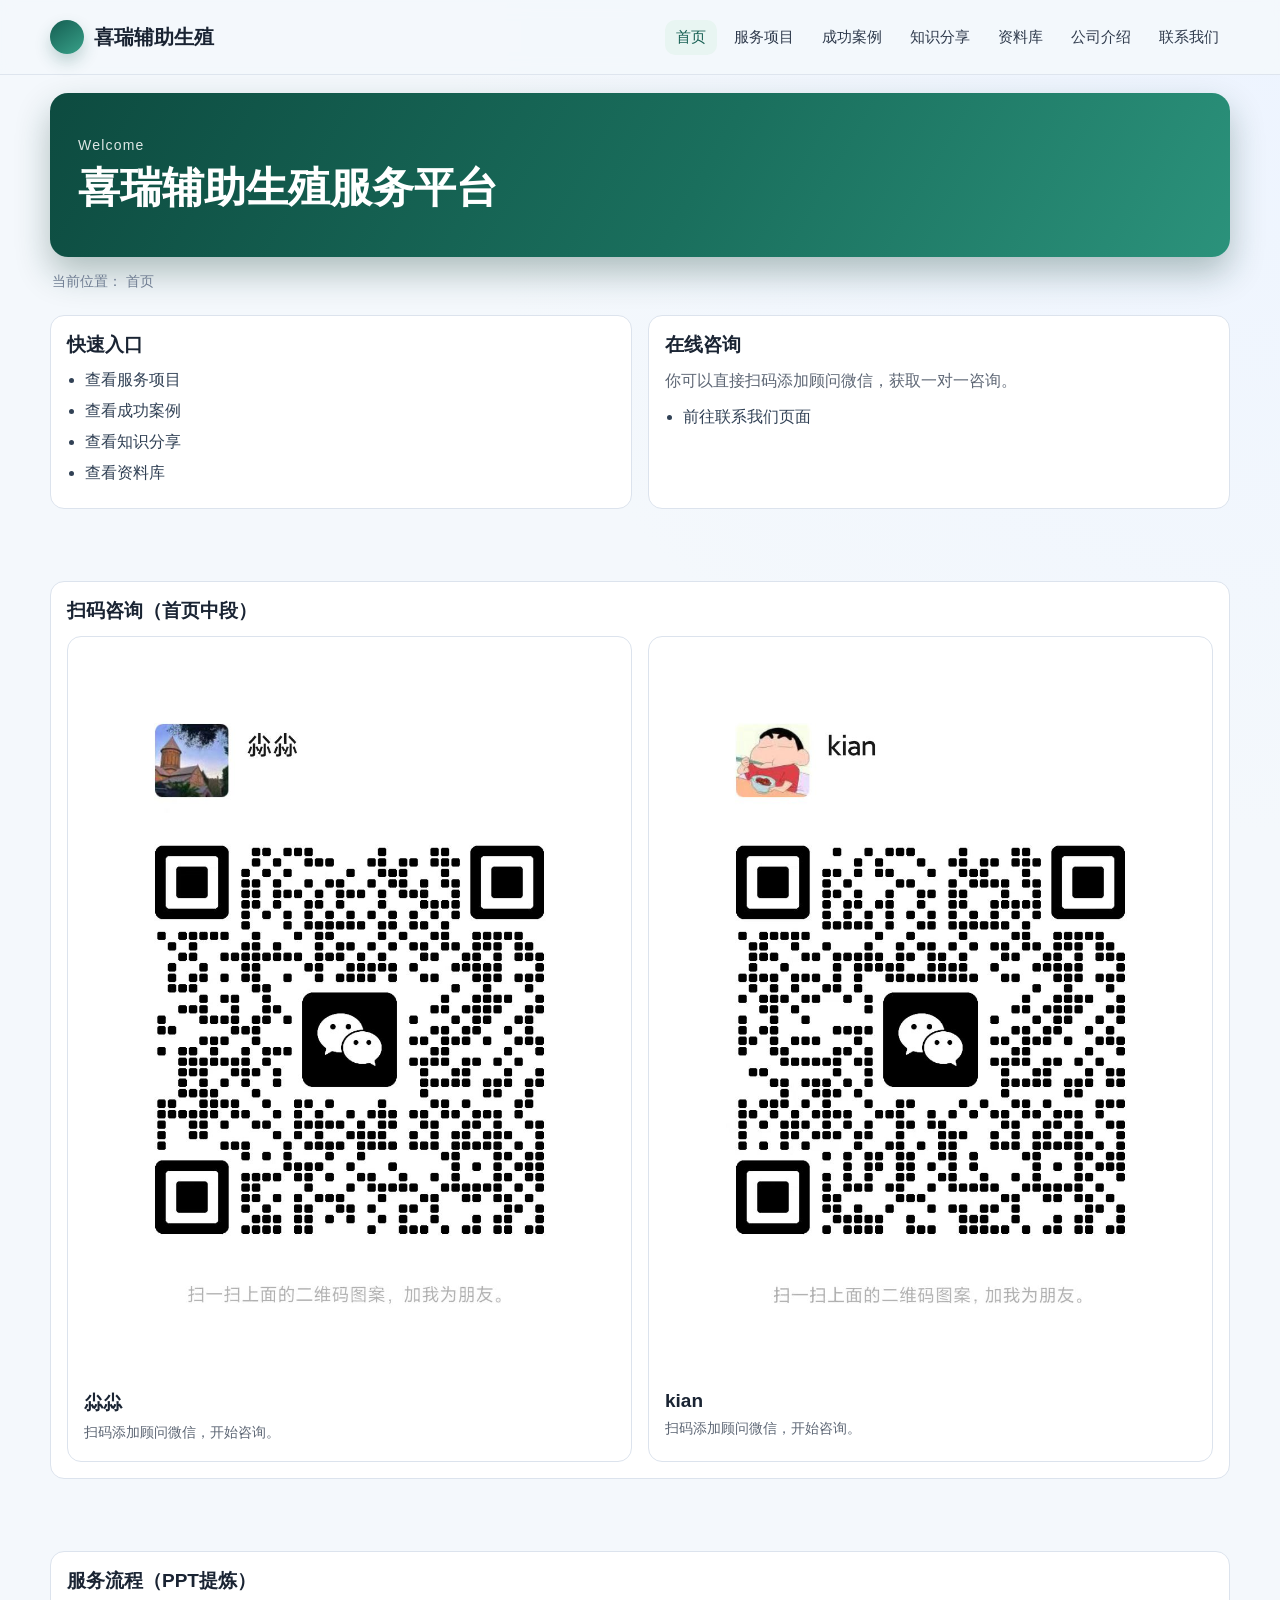
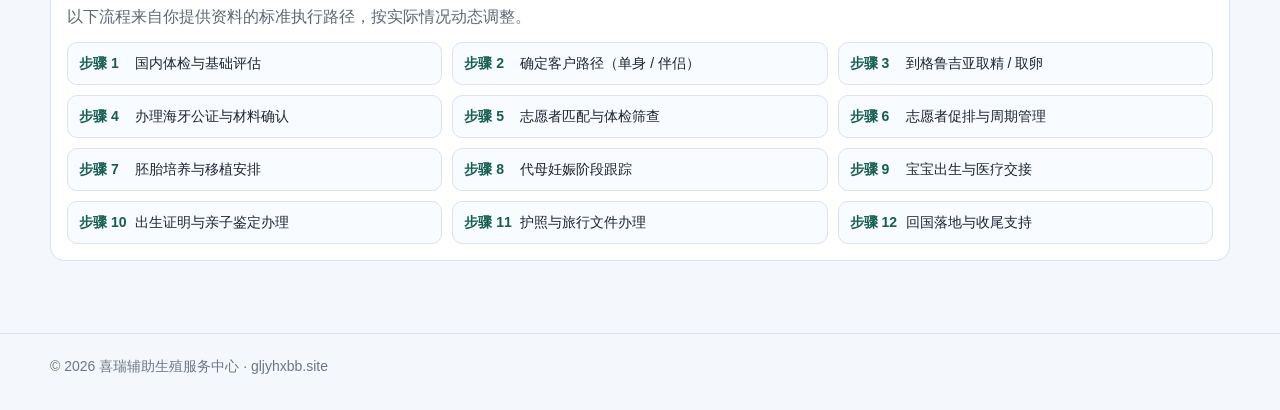
<file: index.html>
﻿<!doctype html>
<html lang="zh-CN">
  <head>
    <meta charset="UTF-8" />
    <meta name="viewport" content="width=device-width, initial-scale=1.0" />
    <meta name="description" content="喜瑞辅助生殖官方网站首页。" />
    <meta name="keywords" content="辅助生殖,格鲁吉亚辅助生殖,跨境辅助生殖,成功案例,知识分享" />
    <meta name="robots" content="index,follow,max-snippet:-1,max-image-preview:large,max-video-preview:-1" />
    <title>首页 | 喜瑞辅助生殖</title>
    <link rel="canonical" href="http://gljyhxbb.site/" />
    <meta property="og:type" content="website" />
    <meta property="og:title" content="喜瑞辅助生殖服务平台" />
    <meta property="og:description" content="提供服务项目、成功案例、知识分享与资料库内容。" />
    <meta property="og:url" content="http://gljyhxbb.site/" />
    <meta property="og:site_name" content="喜瑞辅助生殖" />
    <meta name="twitter:card" content="summary_large_image" />
    <link rel="stylesheet" href="assets/css/style.css" />
    <script type="application/ld+json">
      {
        "@context": "https://schema.org",
        "@graph": [
          {
            "@type": "MedicalBusiness",
            "@id": "http://gljyhxbb.site/#organization",
            "name": "喜瑞辅助生殖服务中心",
            "url": "http://gljyhxbb.site/",
            "description": "跨境辅助生殖服务，包含服务项目、成功案例、知识分享与资料库。",
            "telephone": "+86-18125834755"
          },
          {
            "@type": "WebSite",
            "@id": "http://gljyhxbb.site/#website",
            "url": "http://gljyhxbb.site/",
            "name": "喜瑞辅助生殖服务平台",
            "description": "格鲁吉亚辅助生殖服务信息站点，含案例、知识分享与资料库。",
            "publisher": {
              "@id": "http://gljyhxbb.site/#organization"
            },
            "potentialAction": {
              "@type": "SearchAction",
              "target": {
                "@type": "EntryPoint",
                "urlTemplate": "http://gljyhxbb.site/?q={search_term_string}"
              },
              "query-input": "required name=search_term_string"
            },
            "inLanguage": "zh-CN"
          }
        ]
      }
    </script>
  </head>
  <body>
    <header class="header">
      <div class="wrap header-inner">
        <a class="logo" href="index.html"><span class="logo-dot"></span>喜瑞辅助生殖</a>
        <nav class="nav">
          <a class="active" href="index.html">首页</a>
          <a href="project.html">服务项目</a>
          <a href="case.html">成功案例</a>
          <a href="knowledge.html">知识分享</a>
          <a href="resources.html">资料库</a>
          <a href="about.html">公司介绍</a>
          <a href="contact.html">联系我们</a>
        </nav>
      </div>
    </header>

    <main class="wrap">
      <section class="banner">
        <div class="inner">
          <div class="en">Welcome</div>
          <h1>喜瑞辅助生殖服务平台</h1>
        </div>
      </section>

      <div class="breadcrumb">当前位置： 首页</div>

      <section class="section grid2">
        <article class="block">
          <h3>快速入口</h3>
          <ul class="list">
            <li><a href="project.html">查看服务项目</a></li>
            <li><a href="case.html">查看成功案例</a></li>
            <li><a href="knowledge.html">查看知识分享</a></li>
            <li><a href="resources.html">查看资料库</a></li>
          </ul>
        </article>

        <article class="block">
          <h3>在线咨询</h3>
          <p>你可以直接扫码添加顾问微信，获取一对一咨询。</p>
          <ul class="list">
            <li><a href="contact.html">前往联系我们页面</a></li>
          </ul>
        </article>
      </section>

      <section class="section">
        <article class="block">
          <h3>扫码咨询（首页中段）</h3>
          <div class="qr-list" style="margin-top: 12px;">
            <article class="qr">
              <img src="assets/img/contact-xiaoxiao.jpg" alt="尛尛 微信二维码" />
              <h3>尛尛</h3>
              <p>扫码添加顾问微信，开始咨询。</p>
            </article>
            <article class="qr">
              <img src="assets/img/contact-kian.jpg" alt="kian 微信二维码" />
              <h3>kian</h3>
              <p>扫码添加顾问微信，开始咨询。</p>
            </article>
          </div>
        </article>
      </section>

      <section class="section">
        <article class="block">
          <h3>服务流程（PPT提炼）</h3>
          <p>以下流程来自你提供资料的标准执行路径，按实际情况动态调整。</p>
          <div class="flow">
            <div class="step"><b>步骤 1</b>国内体检与基础评估</div>
            <div class="step"><b>步骤 2</b>确定客户路径（单身 / 伴侣）</div>
            <div class="step"><b>步骤 3</b>到格鲁吉亚取精 / 取卵</div>
            <div class="step"><b>步骤 4</b>办理海牙公证与材料确认</div>
            <div class="step"><b>步骤 5</b>志愿者匹配与体检筛查</div>
            <div class="step"><b>步骤 6</b>志愿者促排与周期管理</div>
            <div class="step"><b>步骤 7</b>胚胎培养与移植安排</div>
            <div class="step"><b>步骤 8</b>代母妊娠阶段跟踪</div>
            <div class="step"><b>步骤 9</b>宝宝出生与医疗交接</div>
            <div class="step"><b>步骤 10</b>出生证明与亲子鉴定办理</div>
            <div class="step"><b>步骤 11</b>护照与旅行文件办理</div>
            <div class="step"><b>步骤 12</b>回国落地与收尾支持</div>
          </div>
        </article>
      </section>
    </main>

    <footer>
      <div class="wrap">© 2026 喜瑞辅助生殖服务中心 · gljyhxbb.site</div>
    </footer>
  </body>
</html>
</file>
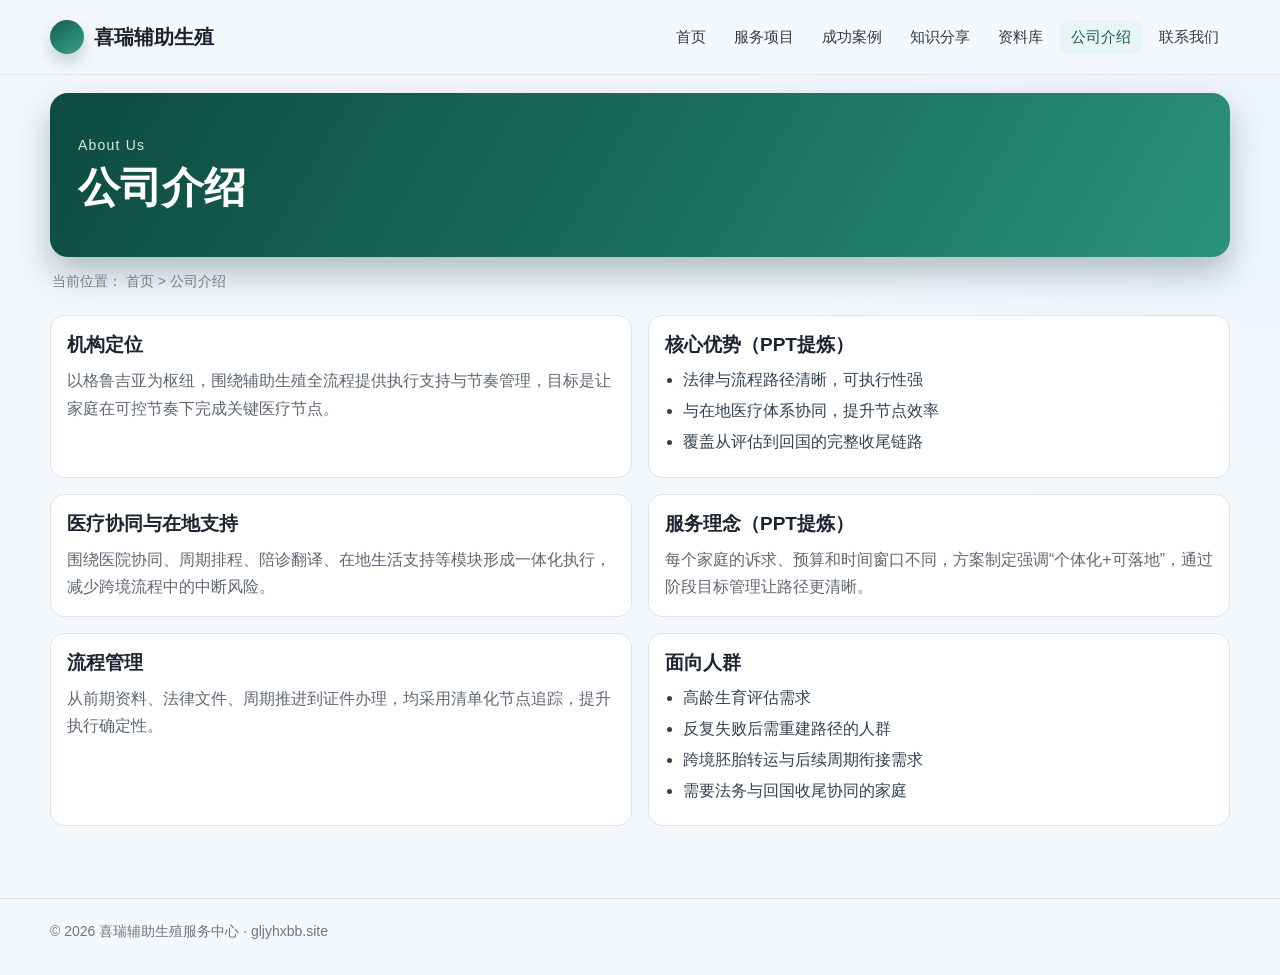
<file: about.html>
<!doctype html>
<html lang="zh-CN">
  <head>
    <meta charset="UTF-8" />
    <meta name="viewport" content="width=device-width, initial-scale=1.0" />
    <meta name="description" content="喜瑞辅助生殖公司介绍。" />
    <title>公司介绍 | 喜瑞辅助生殖</title>
    <link rel="stylesheet" href="assets/css/style.css" />
  </head>
  <body>
    <header class="header">
      <div class="wrap header-inner">
        <a class="logo" href="index.html"><span class="logo-dot"></span>喜瑞辅助生殖</a>
        <nav class="nav">
          <a href="index.html">首页</a>
          <a href="project.html">服务项目</a>
          <a href="case.html">成功案例</a>
          <a href="knowledge.html">知识分享</a>
          <a href="resources.html">资料库</a>
          <a class="active" href="about.html">公司介绍</a>
          <a href="contact.html">联系我们</a>
        </nav>
      </div>
    </header>

    <main class="wrap">
      <section class="banner">
        <div class="inner">
          <div class="en">About Us</div>
          <h1>公司介绍</h1>
        </div>
      </section>

      <div class="breadcrumb">当前位置： 首页 &gt; 公司介绍</div>

      <section class="section grid2">
        <article class="block">
          <h3>机构定位</h3>
          <p>以格鲁吉亚为枢纽，围绕辅助生殖全流程提供执行支持与节奏管理，目标是让家庭在可控节奏下完成关键医疗节点。</p>
        </article>
        <article class="block">
          <h3>核心优势（PPT提炼）</h3>
          <ul class="list">
            <li>法律与流程路径清晰，可执行性强</li>
            <li>与在地医疗体系协同，提升节点效率</li>
            <li>覆盖从评估到回国的完整收尾链路</li>
          </ul>
        </article>
        <article class="block">
          <h3>医疗协同与在地支持</h3>
          <p>围绕医院协同、周期排程、陪诊翻译、在地生活支持等模块形成一体化执行，减少跨境流程中的中断风险。</p>
        </article>
        <article class="block">
          <h3>服务理念（PPT提炼）</h3>
          <p>每个家庭的诉求、预算和时间窗口不同，方案制定强调“个体化+可落地”，通过阶段目标管理让路径更清晰。</p>
        </article>
        <article class="block">
          <h3>流程管理</h3>
          <p>从前期资料、法律文件、周期推进到证件办理，均采用清单化节点追踪，提升执行确定性。</p>
        </article>
        <article class="block">
          <h3>面向人群</h3>
          <ul class="list">
            <li>高龄生育评估需求</li>
            <li>反复失败后需重建路径的人群</li>
            <li>跨境胚胎转运与后续周期衔接需求</li>
            <li>需要法务与回国收尾协同的家庭</li>
          </ul>
        </article>
      </section>
    </main>

    <footer>
      <div class="wrap">© 2026 喜瑞辅助生殖服务中心 · gljyhxbb.site</div>
    </footer>
  </body>
</html>
</file>
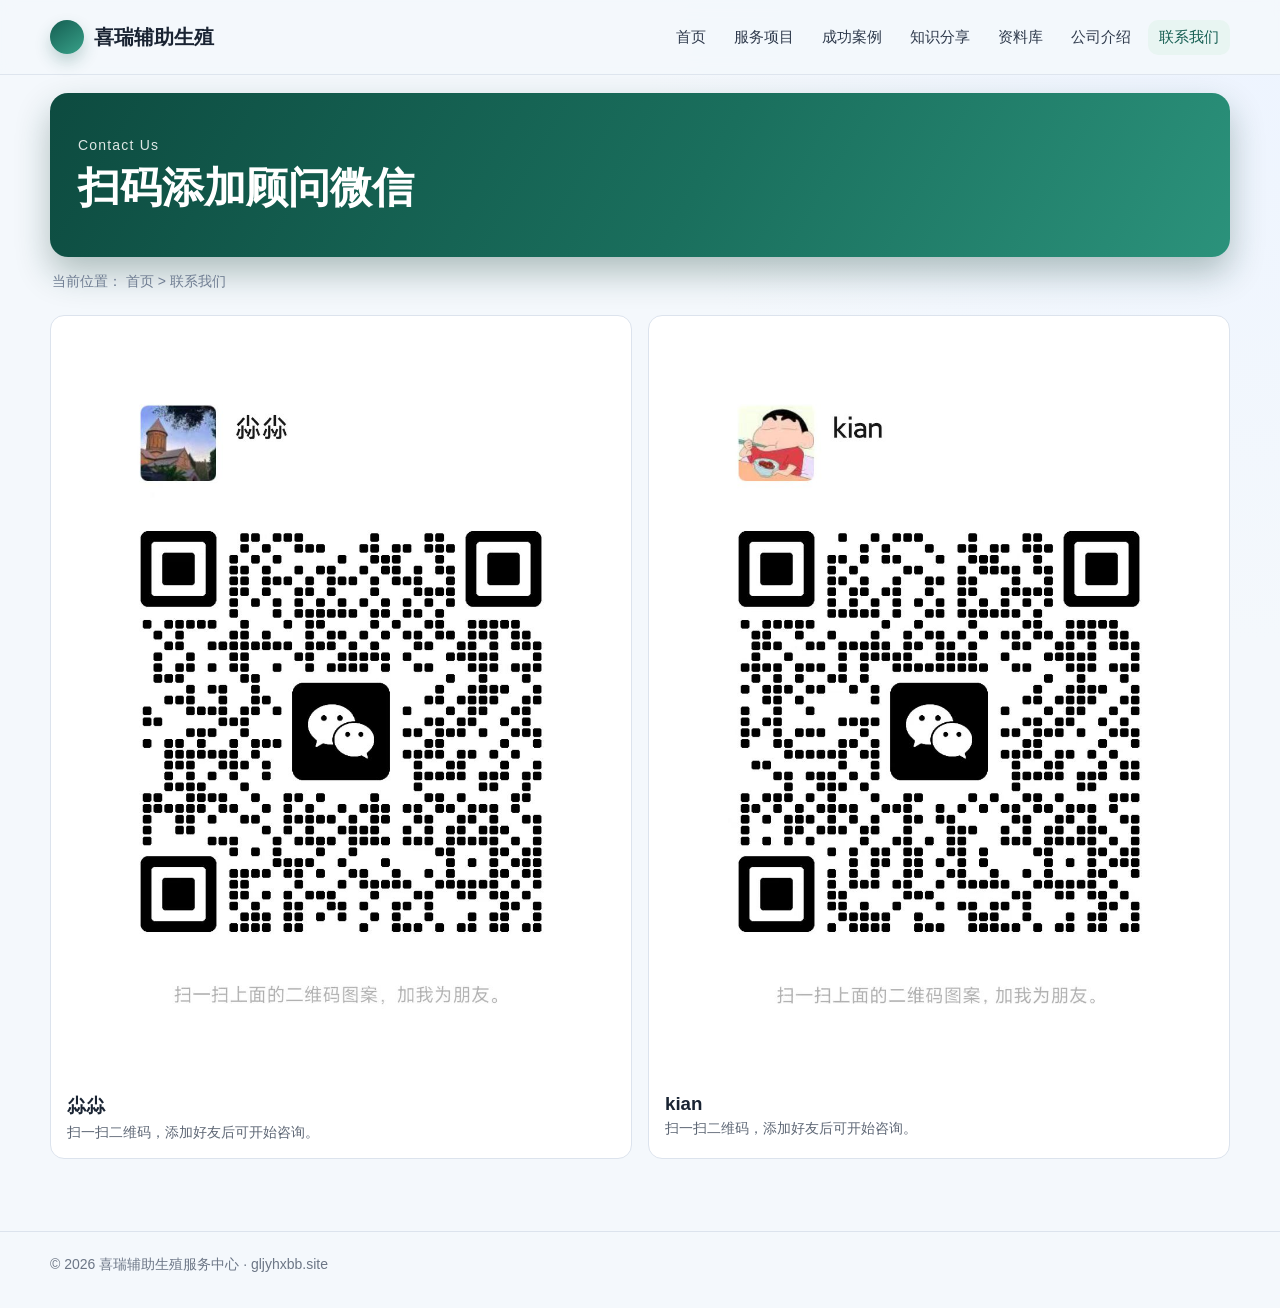
<file: contact.html>
<!doctype html>
<html lang="zh-CN">
  <head>
    <meta charset="UTF-8" />
    <meta name="viewport" content="width=device-width, initial-scale=1.0" />
    <meta name="description" content="喜瑞辅助生殖联系方式。" />
    <title>联系我们 | 喜瑞辅助生殖</title>
    <link rel="stylesheet" href="assets/css/style.css" />
  </head>
  <body>
    <header class="header">
      <div class="wrap header-inner">
        <a class="logo" href="index.html"><span class="logo-dot"></span>喜瑞辅助生殖</a>
        <nav class="nav">
          <a href="index.html">首页</a>
          <a href="project.html">服务项目</a>
          <a href="case.html">成功案例</a>
          <a href="knowledge.html">知识分享</a>
          <a href="resources.html">资料库</a>
          <a href="about.html">公司介绍</a>
          <a class="active" href="contact.html">联系我们</a>
        </nav>
      </div>
    </header>

    <main class="wrap">
      <section class="banner">
        <div class="inner">
          <div class="en">Contact Us</div>
          <h1>扫码添加顾问微信</h1>
        </div>
      </section>

      <div class="breadcrumb">当前位置： 首页 &gt; 联系我们</div>

      <section class="section">
        <div class="qr-list">
          <article class="qr">
            <img src="assets/img/contact-xiaoxiao.jpg" alt="尛尛 微信二维码" />
            <h3>尛尛</h3>
            <p>扫一扫二维码，添加好友后可开始咨询。</p>
          </article>
          <article class="qr">
            <img src="assets/img/contact-kian.jpg" alt="kian 微信二维码" />
            <h3>kian</h3>
            <p>扫一扫二维码，添加好友后可开始咨询。</p>
          </article>
        </div>
      </section>
    </main>

    <footer>
      <div class="wrap">© 2026 喜瑞辅助生殖服务中心 · gljyhxbb.site</div>
    </footer>
  </body>
</html>
</file>
<file: assets/css/style.css>
:root {
  --brand:#155e52;
  --brand2:#2a8d76;
  --text:#1a2433;
  --muted:#5e6775;
  --line:#dce3ed;
  --bg:#f4f8fc;
  --card:#ffffff;
}
*{box-sizing:border-box}
body{margin:0;font-family:"Noto Sans SC","PingFang SC","Microsoft YaHei",sans-serif;color:var(--text);background:radial-gradient(circle at top right,#edf4ff,#f4f8fc 35%),var(--bg)}
a{text-decoration:none;color:inherit}
.wrap{width:min(1180px,calc(100% - 30px));margin:0 auto}
.header{position:sticky;top:0;z-index:30;background:rgba(244,248,252,.92);backdrop-filter:blur(8px);border-bottom:1px solid rgba(220,227,237,.92)}
.header-inner{min-height:74px;display:flex;align-items:center;justify-content:space-between;gap:12px}
.logo{display:inline-flex;align-items:center;gap:10px;font-size:20px;font-weight:800}
.logo-dot{width:34px;height:34px;border-radius:50%;background:linear-gradient(145deg,var(--brand),#38a189);box-shadow:0 8px 16px rgba(21,94,82,.24)}
.nav{display:flex;gap:6px;flex-wrap:wrap}
.nav a{padding:8px 11px;border-radius:10px;font-size:15px;color:#2f3b4d;transition:.2s}
.nav a.active,.nav a:hover{background:#e8f5f2;color:var(--brand)}
.banner{margin-top:18px;border-radius:18px;overflow:hidden;background:linear-gradient(120deg,#0d4b40,#1a6f5d 55%,#2b927b);color:#fff;box-shadow:0 16px 34px rgba(15,58,50,.30)}
.banner .inner{padding:44px 28px}
.banner .en{font-size:14px;opacity:.86;letter-spacing:1.2px}
.banner h1{margin:10px 0 0;font-size:clamp(26px,4vw,42px);line-height:1.2}
.breadcrumb{margin:16px 2px 0;color:#6f7d92;font-size:14px}
.section{padding:24px 0 48px}
.grid{display:grid;grid-template-columns:repeat(4,minmax(0,1fr));gap:14px}
.card{border:1px solid var(--line);background:var(--card);border-radius:14px;overflow:hidden;box-shadow:0 10px 22px rgba(21,39,67,.05)}
.card:hover{transform:translateY(-2px);box-shadow:0 14px 24px rgba(22,44,79,.11)}
.thumb{position:relative;aspect-ratio:16/10;overflow:hidden;background:#cfd9e8}
.thumb img{width:100%;height:100%;object-fit:cover;display:block}
.thumb span{position:absolute;left:10px;bottom:10px;background:rgba(10,25,45,.65);color:#fff;font-weight:700;font-size:12px;padding:4px 8px;border-radius:999px;letter-spacing:.3px}
.t1{background:linear-gradient(135deg,#3f5ca1,#5d8fcd)}
.t2{background:linear-gradient(135deg,#1f5f80,#4098b8)}
.t3{background:linear-gradient(135deg,#0d6657,#2ea485)}
.t4{background:linear-gradient(135deg,#7e4f9a,#a673c8)}
.card .body{padding:12px 13px 14px}
.meta{color:#748196;font-size:12px;margin-bottom:7px}
.card h3{margin:0 0 8px;font-size:16px;line-height:1.45}
.card h3 a{color:inherit}
.card h3 a:hover{color:var(--brand)}
.card p{margin:0;color:var(--muted);font-size:14px;line-height:1.65}
.pager{margin-top:18px;display:flex;justify-content:center;gap:8px}
.pager span{min-width:34px;height:34px;border:1px solid var(--line);border-radius:8px;display:inline-flex;align-items:center;justify-content:center;background:#fff;color:#576378}
.pager span.active{background:var(--brand);color:#fff;border-color:var(--brand)}
.pager a{min-width:34px;height:34px;border:1px solid var(--line);border-radius:8px;display:inline-flex;align-items:center;justify-content:center;background:#fff;color:#576378;font-weight:700}
.pager a:hover{border-color:var(--brand);color:var(--brand)}
.pager a.active{background:var(--brand);color:#fff;border-color:var(--brand)}
.link-card{cursor:pointer}
.grid2{display:grid;grid-template-columns:repeat(2,minmax(0,1fr));gap:16px}
.block{border:1px solid var(--line);border-radius:14px;background:#fff;padding:16px}
.block h3{margin:0 0 9px;font-size:19px}
.block p{margin:0;color:var(--muted);line-height:1.7}
.list{margin:10px 0 0;padding-left:18px;color:#314155}
.list li{margin:6px 0;line-height:1.55}
.flow{display:grid;grid-template-columns:repeat(3,minmax(0,1fr));gap:10px;margin-top:12px}
.flow .step{border:1px solid var(--line);border-radius:10px;padding:10px 11px;background:#f8fbff;font-size:14px;line-height:1.5}
.flow .step b{display:inline-block;min-width:56px;color:var(--brand)}
.qr-list{display:grid;grid-template-columns:repeat(2,minmax(0,1fr));gap:16px}
.qr{border:1px solid var(--line);border-radius:14px;background:#fff;padding:14px}
.qr img{width:100%;border-radius:10px;display:block}
.qr h3{margin:10px 2px 5px}
.qr p{margin:0 2px 2px;color:var(--muted);font-size:14px}
.tag{display:inline-block;padding:4px 10px;border-radius:999px;background:#eef5ff;border:1px solid #dce8ff;color:#2e4d7a;font-size:12px;margin-bottom:8px}
.notice{margin-top:14px;padding:12px 14px;border:1px dashed #c8d7ea;border-radius:10px;color:#546279;background:#f9fcff;font-size:14px}
footer{margin-top:24px;border-top:1px solid var(--line);padding:24px 0 34px;color:#6c7686;font-size:14px}
@media (max-width:1100px){.grid{grid-template-columns:repeat(3,minmax(0,1fr))}}
@media (max-width:860px){.header-inner{padding:10px 0;min-height:auto;flex-direction:column;align-items:flex-start}.grid,.grid2,.qr-list,.flow{grid-template-columns:1fr}.banner .inner{padding:30px 18px}}
</file>
